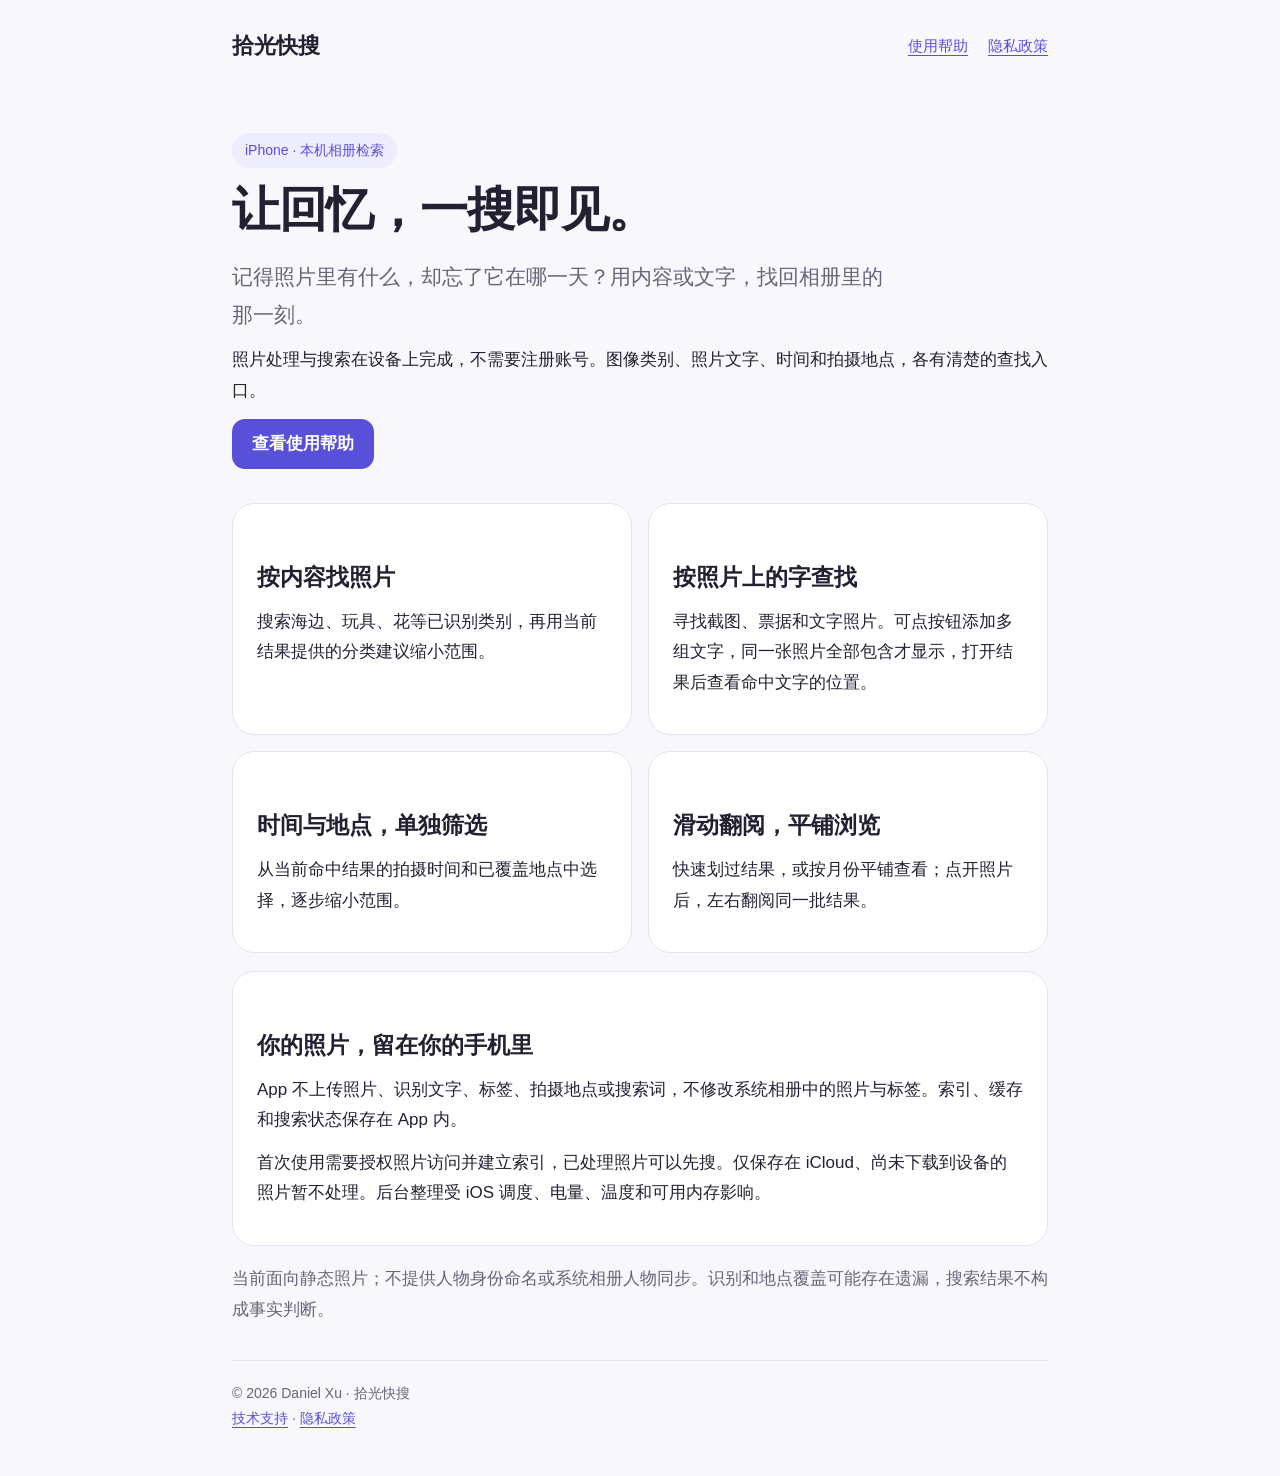
<file: index.html>
<!doctype html>
<html lang="zh-Hans"><head><meta charset="utf-8"><meta name="viewport" content="width=device-width,initial-scale=1"><meta name="color-scheme" content="light dark"><meta name="description" content="拾光快搜：在 iPhone 本机搜索照片内容和照片文字，按时间与拍摄地点缩小范围。"><title>拾光快搜 · 让回忆，一搜即见</title><link rel="stylesheet" href="styles.css"></head>
<body><a class="skip" href="#main">跳到正文</a><div class="wrap"><header><a class="brand" href="index.html">拾光快搜</a><nav aria-label="网站导航"><a href="support.html">使用帮助</a><a href="privacy.html">隐私政策</a></nav></header>
<main id="main"><section class="hero"><span class="badge">iPhone · 本机相册检索</span><h1>让回忆，一搜即见。</h1><p class="lead">记得照片里有什么，却忘了它在哪一天？用内容或文字，找回相册里的那一刻。</p><p>照片处理与搜索在设备上完成，不需要注册账号。图像类别、照片文字、时间和拍摄地点，各有清楚的查找入口。</p><p><a class="button" href="support.html">查看使用帮助</a></p></section>
<div class="grid"><section class="card"><h2>按内容找照片</h2><p>搜索海边、玩具、花等已识别类别，再用当前结果提供的分类建议缩小范围。</p></section><section class="card"><h2>按照片上的字查找</h2><p>寻找截图、票据和文字照片。可点按钮添加多组文字，同一张照片全部包含才显示，打开结果后查看命中文字的位置。</p></section><section class="card"><h2>时间与地点，单独筛选</h2><p>从当前命中结果的拍摄时间和已覆盖地点中选择，逐步缩小范围。</p></section><section class="card"><h2>滑动翻阅，平铺浏览</h2><p>快速划过结果，或按月份平铺查看；点开照片后，左右翻阅同一批结果。</p></section></div>
<section class="card"><h2>你的照片，留在你的手机里</h2><p>App 不上传照片、识别文字、标签、拍摄地点或搜索词，不修改系统相册中的照片与标签。索引、缓存和搜索状态保存在 App 内。</p><p>首次使用需要授权照片访问并建立索引，已处理照片可以先搜。仅保存在 iCloud、尚未下载到设备的照片暂不处理。后台整理受 iOS 调度、电量、温度和可用内存影响。</p></section>
<p class="muted">当前面向静态照片；不提供人物身份命名或系统相册人物同步。识别和地点覆盖可能存在遗漏，搜索结果不构成事实判断。</p></main>
<footer>© 2026 Daniel Xu · 拾光快搜<br><a href="support.html">技术支持</a> · <a href="privacy.html">隐私政策</a></footer></div></body></html>
</file>
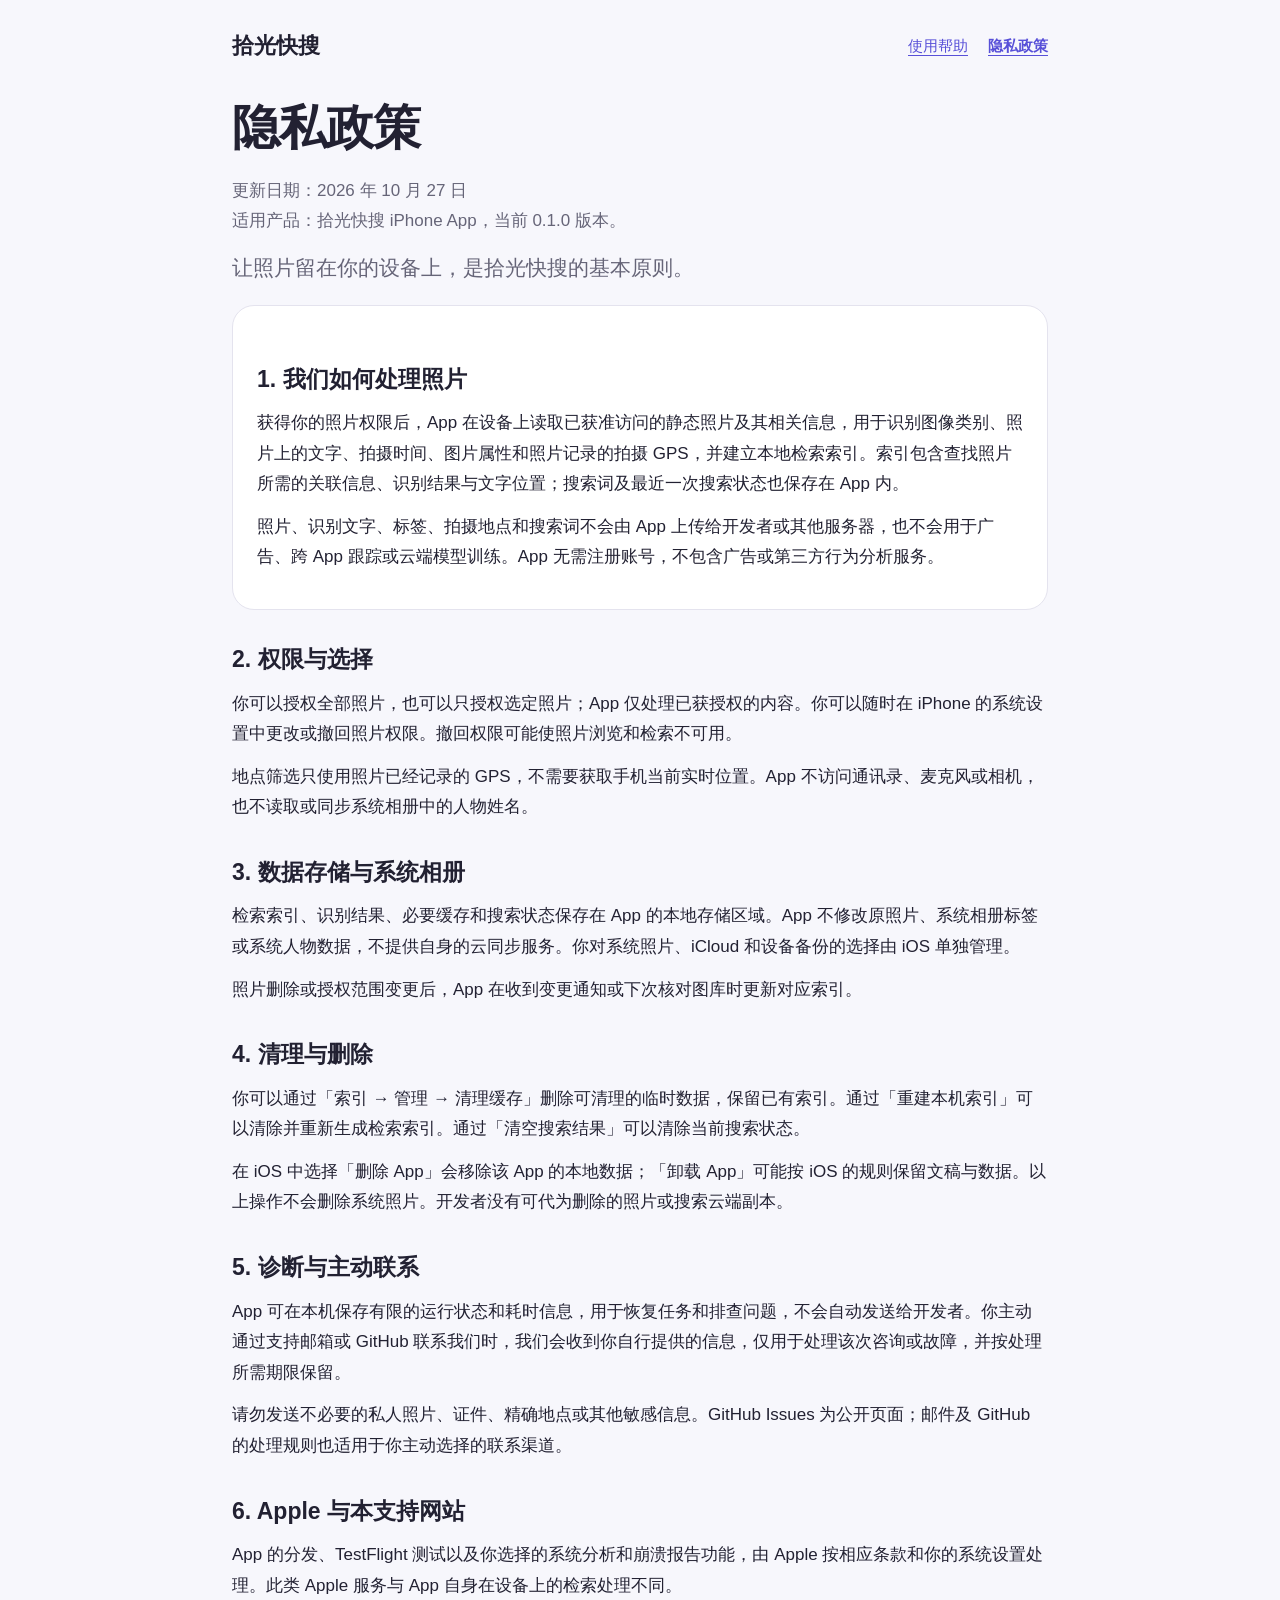
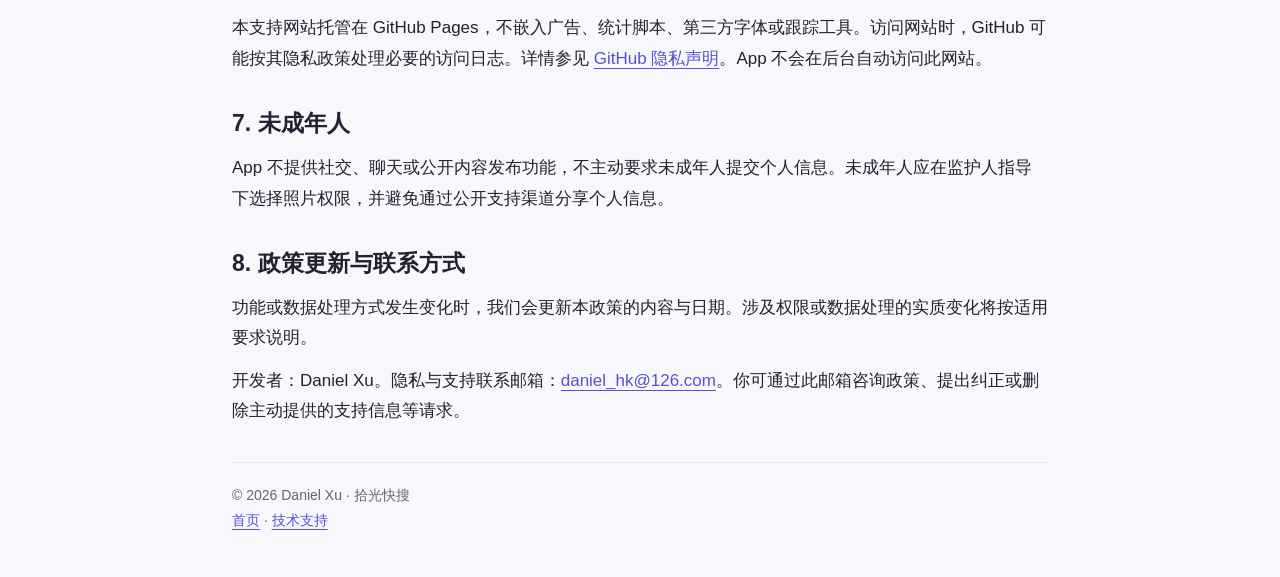
<file: privacy.html>
<!doctype html>
<html lang="zh-Hans"><head><meta charset="utf-8"><meta name="viewport" content="width=device-width,initial-scale=1"><meta name="color-scheme" content="light dark"><meta name="description" content="拾光快搜隐私政策：照片、文字识别、标签和搜索在本机处理，不上传照片与搜索词。"><title>隐私政策 · 拾光快搜</title><link rel="stylesheet" href="styles.css"></head>
<body><a class="skip" href="#main">跳到正文</a><div class="wrap"><header><a class="brand" href="index.html">拾光快搜</a><nav aria-label="网站导航"><a href="support.html">使用帮助</a><a href="privacy.html" aria-current="page">隐私政策</a></nav></header><main id="main"><h1>隐私政策</h1><p class="muted">更新日期：2026 年 10 月 27 日<br>适用产品：拾光快搜 iPhone App，当前 0.1.0 版本。</p><p class="lead">让照片留在你的设备上，是拾光快搜的基本原则。</p>
<section class="card"><h2>1. 我们如何处理照片</h2><p>获得你的照片权限后，App 在设备上读取已获准访问的静态照片及其相关信息，用于识别图像类别、照片上的文字、拍摄时间、图片属性和照片记录的拍摄 GPS，并建立本地检索索引。索引包含查找照片所需的关联信息、识别结果与文字位置；搜索词及最近一次搜索状态也保存在 App 内。</p><p>照片、识别文字、标签、拍摄地点和搜索词不会由 App 上传给开发者或其他服务器，也不会用于广告、跨 App 跟踪或云端模型训练。App 无需注册账号，不包含广告或第三方行为分析服务。</p></section>
<h2>2. 权限与选择</h2><p>你可以授权全部照片，也可以只授权选定照片；App 仅处理已获授权的内容。你可以随时在 iPhone 的系统设置中更改或撤回照片权限。撤回权限可能使照片浏览和检索不可用。</p><p>地点筛选只使用照片已经记录的 GPS，不需要获取手机当前实时位置。App 不访问通讯录、麦克风或相机，也不读取或同步系统相册中的人物姓名。</p>
<h2>3. 数据存储与系统相册</h2><p>检索索引、识别结果、必要缓存和搜索状态保存在 App 的本地存储区域。App 不修改原照片、系统相册标签或系统人物数据，不提供自身的云同步服务。你对系统照片、iCloud 和设备备份的选择由 iOS 单独管理。</p><p>照片删除或授权范围变更后，App 在收到变更通知或下次核对图库时更新对应索引。</p>
<h2>4. 清理与删除</h2><p>你可以通过「索引 → 管理 → 清理缓存」删除可清理的临时数据，保留已有索引。通过「重建本机索引」可以清除并重新生成检索索引。通过「清空搜索结果」可以清除当前搜索状态。</p><p>在 iOS 中选择「删除 App」会移除该 App 的本地数据；「卸载 App」可能按 iOS 的规则保留文稿与数据。以上操作不会删除系统照片。开发者没有可代为删除的照片或搜索云端副本。</p>
<h2>5. 诊断与主动联系</h2><p>App 可在本机保存有限的运行状态和耗时信息，用于恢复任务和排查问题，不会自动发送给开发者。你主动通过支持邮箱或 GitHub 联系我们时，我们会收到你自行提供的信息，仅用于处理该次咨询或故障，并按处理所需期限保留。</p><p>请勿发送不必要的私人照片、证件、精确地点或其他敏感信息。GitHub Issues 为公开页面；邮件及 GitHub 的处理规则也适用于你主动选择的联系渠道。</p>
<h2>6. Apple 与本支持网站</h2><p>App 的分发、TestFlight 测试以及你选择的系统分析和崩溃报告功能，由 Apple 按相应条款和你的系统设置处理。此类 Apple 服务与 App 自身在设备上的检索处理不同。</p><p>本支持网站托管在 GitHub Pages，不嵌入广告、统计脚本、第三方字体或跟踪工具。访问网站时，GitHub 可能按其隐私政策处理必要的访问日志。详情参见 <a href="https://docs.github.com/en/site-policy/privacy-policies/github-general-privacy-statement">GitHub 隐私声明</a>。App 不会在后台自动访问此网站。</p>
<h2>7. 未成年人</h2><p>App 不提供社交、聊天或公开内容发布功能，不主动要求未成年人提交个人信息。未成年人应在监护人指导下选择照片权限，并避免通过公开支持渠道分享个人信息。</p>
<h2>8. 政策更新与联系方式</h2><p>功能或数据处理方式发生变化时，我们会更新本政策的内容与日期。涉及权限或数据处理的实质变化将按适用要求说明。</p><p>开发者：Daniel Xu。隐私与支持联系邮箱：<a href="mailto:daniel_hk@126.com">daniel_hk@126.com</a>。你可通过此邮箱咨询政策、提出纠正或删除主动提供的支持信息等请求。</p></main><footer>© 2026 Daniel Xu · 拾光快搜<br><a href="index.html">首页</a> · <a href="support.html">技术支持</a></footer></div></body></html>
</file>
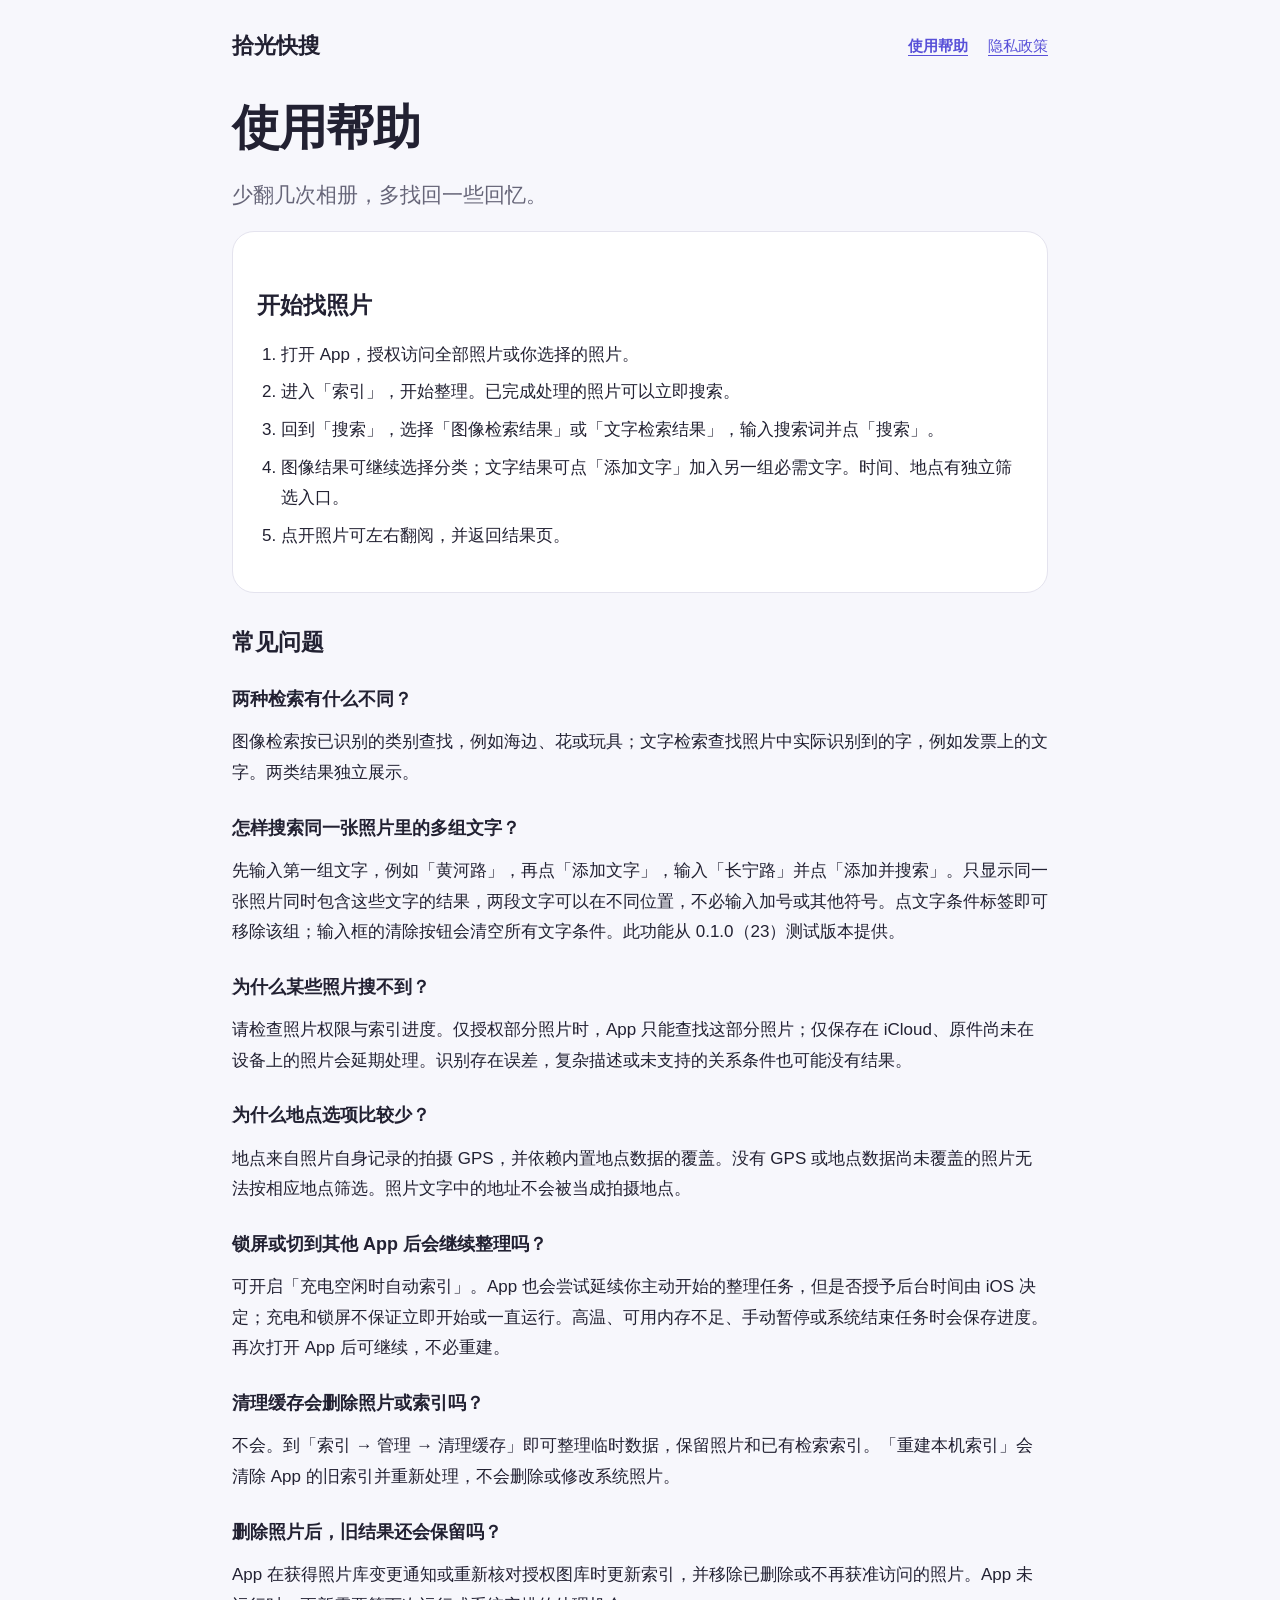
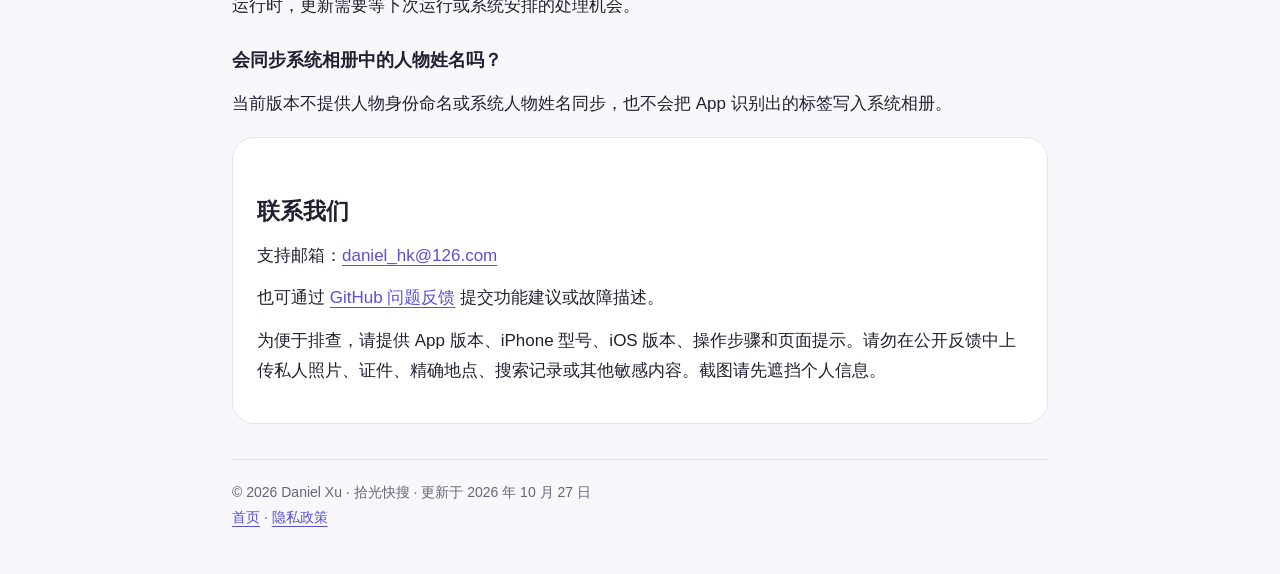
<file: support.html>
<!doctype html>
<html lang="zh-Hans"><head><meta charset="utf-8"><meta name="viewport" content="width=device-width,initial-scale=1"><meta name="color-scheme" content="light dark"><meta name="description" content="拾光快搜使用帮助、常见问题与技术支持联系方式。"><title>使用帮助与技术支持 · 拾光快搜</title><link rel="stylesheet" href="styles.css"></head>
<body><a class="skip" href="#main">跳到正文</a><div class="wrap"><header><a class="brand" href="index.html">拾光快搜</a><nav aria-label="网站导航"><a href="support.html" aria-current="page">使用帮助</a><a href="privacy.html">隐私政策</a></nav></header><main id="main"><h1>使用帮助</h1><p class="lead">少翻几次相册，多找回一些回忆。</p>
<section class="card"><h2>开始找照片</h2><ol><li>打开 App，授权访问全部照片或你选择的照片。</li><li>进入「索引」，开始整理。已完成处理的照片可以立即搜索。</li><li>回到「搜索」，选择「图像检索结果」或「文字检索结果」，输入搜索词并点「搜索」。</li><li>图像结果可继续选择分类；文字结果可点「添加文字」加入另一组必需文字。时间、地点有独立筛选入口。</li><li>点开照片可左右翻阅，并返回结果页。</li></ol></section>
<h2>常见问题</h2><h3>两种检索有什么不同？</h3><p>图像检索按已识别的类别查找，例如海边、花或玩具；文字检索查找照片中实际识别到的字，例如发票上的文字。两类结果独立展示。</p>
<h3>怎样搜索同一张照片里的多组文字？</h3><p>先输入第一组文字，例如「黄河路」，再点「添加文字」，输入「长宁路」并点「添加并搜索」。只显示同一张照片同时包含这些文字的结果，两段文字可以在不同位置，不必输入加号或其他符号。点文字条件标签即可移除该组；输入框的清除按钮会清空所有文字条件。此功能从 0.1.0（23）测试版本提供。</p>
<h3>为什么某些照片搜不到？</h3><p>请检查照片权限与索引进度。仅授权部分照片时，App 只能查找这部分照片；仅保存在 iCloud、原件尚未在设备上的照片会延期处理。识别存在误差，复杂描述或未支持的关系条件也可能没有结果。</p>
<h3>为什么地点选项比较少？</h3><p>地点来自照片自身记录的拍摄 GPS，并依赖内置地点数据的覆盖。没有 GPS 或地点数据尚未覆盖的照片无法按相应地点筛选。照片文字中的地址不会被当成拍摄地点。</p>
<h3>锁屏或切到其他 App 后会继续整理吗？</h3><p>可开启「充电空闲时自动索引」。App 也会尝试延续你主动开始的整理任务，但是否授予后台时间由 iOS 决定；充电和锁屏不保证立即开始或一直运行。高温、可用内存不足、手动暂停或系统结束任务时会保存进度。再次打开 App 后可继续，不必重建。</p>
<h3>清理缓存会删除照片或索引吗？</h3><p>不会。到「索引 → 管理 → 清理缓存」即可整理临时数据，保留照片和已有检索索引。「重建本机索引」会清除 App 的旧索引并重新处理，不会删除或修改系统照片。</p>
<h3>删除照片后，旧结果还会保留吗？</h3><p>App 在获得照片库变更通知或重新核对授权图库时更新索引，并移除已删除或不再获准访问的照片。App 未运行时，更新需要等下次运行或系统安排的处理机会。</p>
<h3>会同步系统相册中的人物姓名吗？</h3><p>当前版本不提供人物身份命名或系统人物姓名同步，也不会把 App 识别出的标签写入系统相册。</p>
<section class="card contact"><h2>联系我们</h2><p>支持邮箱：<a href="mailto:daniel_hk@126.com">daniel_hk@126.com</a></p><p>也可通过 <a href="https://github.com/DanielXu123/shiguang-search-support/issues">GitHub 问题反馈</a> 提交功能建议或故障描述。</p><p>为便于排查，请提供 App 版本、iPhone 型号、iOS 版本、操作步骤和页面提示。请勿在公开反馈中上传私人照片、证件、精确地点、搜索记录或其他敏感内容。截图请先遮挡个人信息。</p></section></main><footer>© 2026 Daniel Xu · 拾光快搜 · 更新于 2026 年 10 月 27 日<br><a href="index.html">首页</a> · <a href="privacy.html">隐私政策</a></footer></div></body></html>
</file>
<file: styles.css>
:root{color-scheme:light dark;--bg:#f7f7fc;--card:#fff;--text:#222132;--muted:#666578;--accent:#5850d8;--line:#e4e3ee;--soft:#eeecff}*{box-sizing:border-box}body{margin:0;background:var(--bg);color:var(--text);font:17px/1.8 -apple-system,BlinkMacSystemFont,"Segoe UI","PingFang SC","Hiragino Sans GB",sans-serif}a{color:var(--accent);text-underline-offset:4px}a:focus-visible{outline:3px solid var(--accent);outline-offset:5px;border-radius:4px}.wrap{max-width:860px;margin:auto;padding:26px 22px 44px}header{display:flex;align-items:center;justify-content:space-between;gap:20px;flex-wrap:wrap;margin-bottom:32px}.brand{text-decoration:none;color:var(--text);font-weight:750;font-size:22px}nav{display:flex;gap:20px;font-size:15px}nav a[aria-current=page]{font-weight:700}.hero{padding:35px 0 22px}h1{font-size:clamp(31px,6vw,48px);line-height:1.25;letter-spacing:-1px;margin:12px 0 18px}h2{font-size:23px;line-height:1.5;margin:32px 0 10px}h3{font-size:18px;margin:23px 0 8px}p{margin:12px 0}.lead{font-size:21px;color:var(--muted);max-width:660px}.badge{display:inline-block;font-size:14px;color:var(--accent);background:var(--soft);padding:5px 13px;border-radius:99px}.card{background:var(--card);border:1px solid var(--line);border-radius:22px;padding:24px;margin:18px 0}.grid{display:grid;grid-template-columns:1fr 1fr;gap:16px}.grid .card{margin:0}.muted{color:var(--muted)}.contact{overflow-wrap:anywhere}.button{display:inline-block;background:var(--accent);color:#fff;border-radius:13px;padding:10px 20px;text-decoration:none;font-weight:600}ul,ol{padding-left:24px}li{margin:7px 0}footer{border-top:1px solid var(--line);margin-top:35px;padding-top:20px;font-size:14px;color:var(--muted)}.note{border-left:3px solid var(--accent);padding-left:16px;color:var(--muted)}.skip{position:absolute;top:-80px}.skip:focus{top:10px;left:15px;background:var(--card);padding:10px;z-index:2}@media(max-width:560px){.grid{grid-template-columns:1fr}.card{padding:20px}nav{gap:15px}.wrap{padding:20px 18px 35px}}@media(prefers-color-scheme:dark){:root{--bg:#14131b;--card:#1e1d28;--text:#f2f1fa;--muted:#b5b2c8;--accent:#b5aaff;--line:#35323f;--soft:#302a49}.button{background:#6960dc;color:#fff}}
</file>
